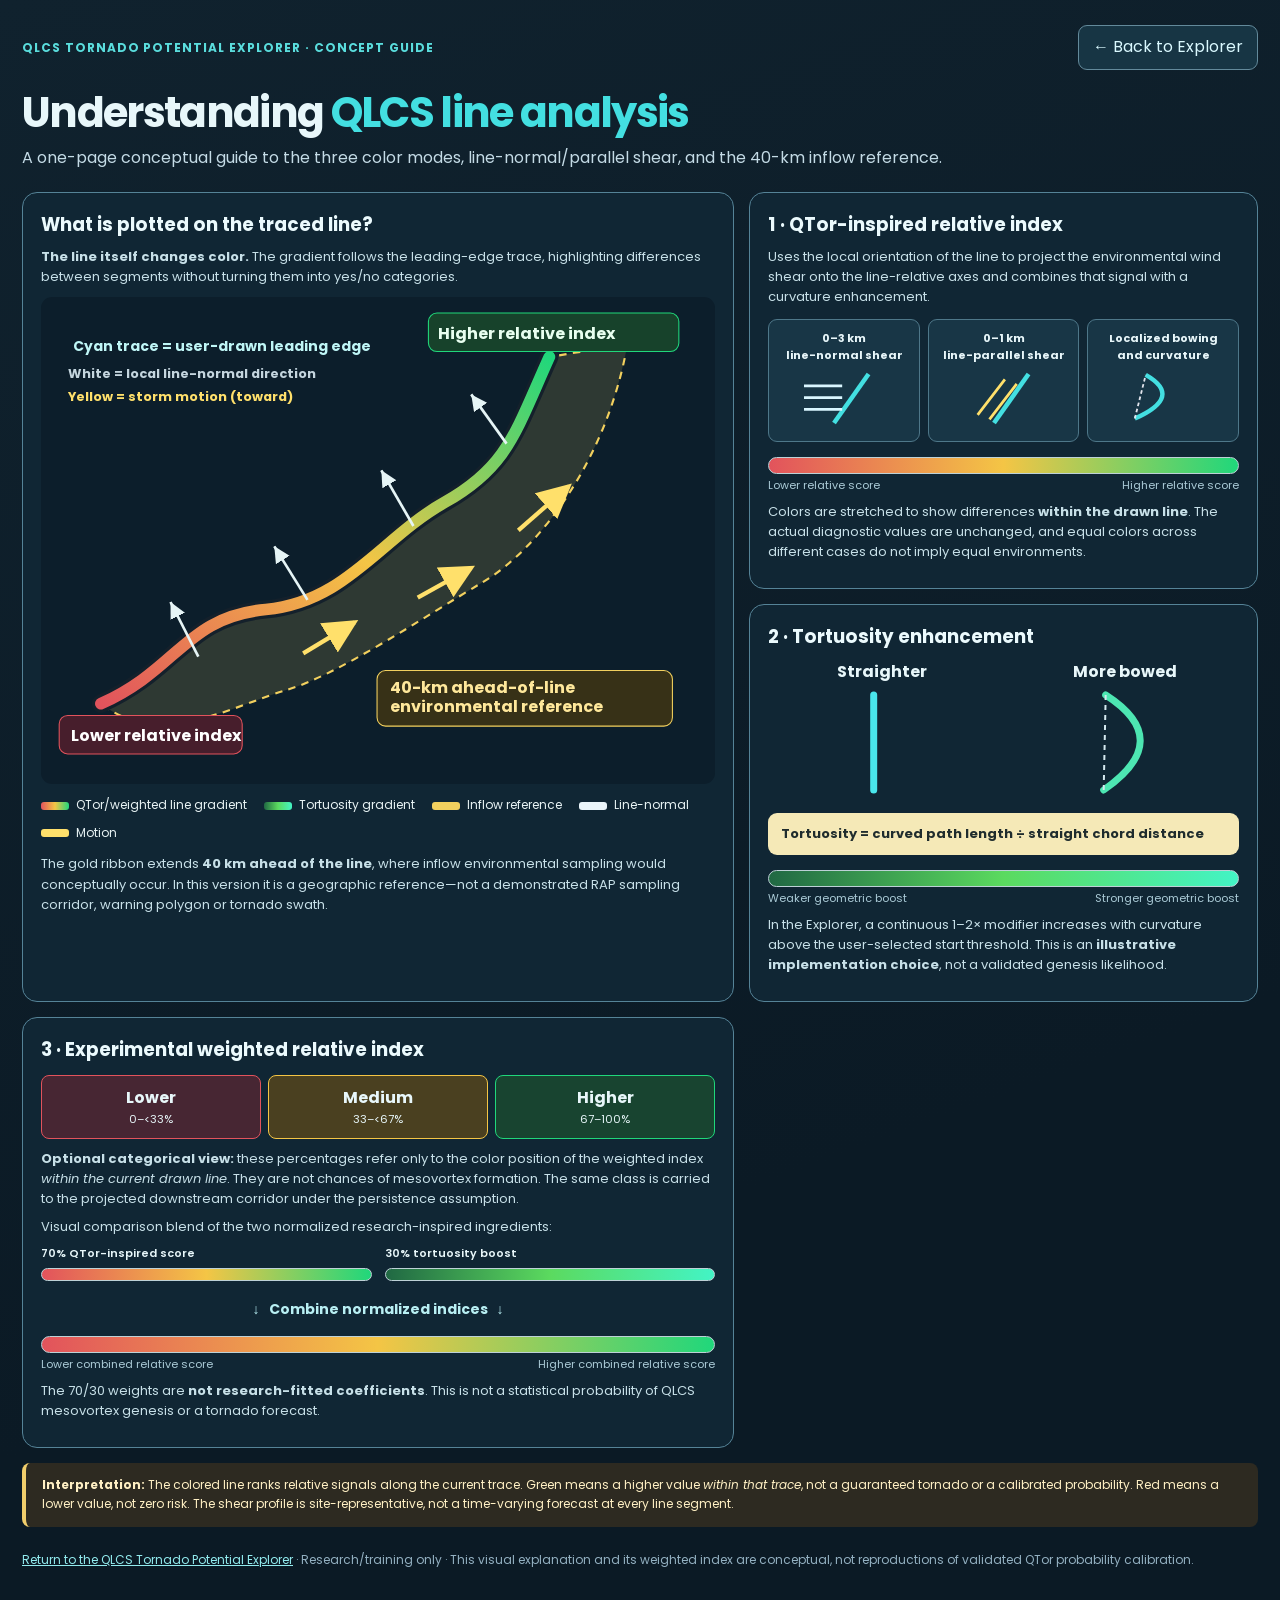
<file: help.html>
<!doctype html>
<html lang="en">
<head>
<meta charset="utf-8"><meta name="viewport" content="width=device-width,initial-scale=1">
<title>QLCS Concept Guide — QTor, Tortuosity & Relative Index</title>
<link rel="preconnect" href="https://fonts.googleapis.com">
<link rel="preconnect" href="https://fonts.gstatic.com" crossorigin>
<link href="https://fonts.googleapis.com/css2?family=Poppins:wght@400;500;600;700;800&display=swap" rel="stylesheet">
<style>
:root{color-scheme:dark;font-family:Poppins,Arial,sans-serif;background:#0a1924;color:#e8f7fa}
*{box-sizing:border-box}body{margin:0;background:linear-gradient(160deg,#10222e,#0b1a25 70%);line-height:1.55}
main{width:min(1300px,100%);margin:auto;padding:25px 22px 55px}
header{display:flex;gap:16px;align-items:center;justify-content:space-between;flex-wrap:wrap}
a{color:#92ebee}.back{display:inline-block;border:1px solid #638a9b;border-radius:9px;padding:9px 14px;color:#daf9ff;text-decoration:none;background:#173544}
h1{font-size:clamp(1.6rem,3.8vw,2.6rem);letter-spacing:-.04em;line-height:1.2;margin:18px 0 8px}
h1 span{color:#43dfe1}.sub{color:#c4dbe6;margin:0 0 21px}
.layout{display:grid;grid-template-columns:minmax(0,1.4fr) minmax(0,1fr);gap:15px}
.panel{border:1px solid #558397;border-radius:15px;background:#102634;padding:18px;min-width:0}
.panel h2{font-size:1.15rem;margin:0 0 8px;color:#ebfafd}.panel h3{font-size:1rem;color:#8decf3;margin:0 0 8px}
.panel p{font-size:13px;margin:8px 0;color:#c7e0e8}
.mainpanel{grid-row:span 2}.diagram{width:100%;height:auto;display:block;margin-top:10px;background:#0c1e2b;border-radius:11px}
.legend{display:flex;flex-wrap:wrap;gap:9px 17px;margin:12px 0;font-size:12px;color:#e8f3f4}
.legend span{display:inline-flex;gap:7px;align-items:center}.swatch{display:inline-block;width:28px;height:8px;border-radius:3px}
.qtbar{background:linear-gradient(90deg,#e2535c,#f4c545,#20d77b)}
.tortbar{background:linear-gradient(90deg,#206843,#5bda5f,#43f4c5)}
.goldbar{background:#f2d05e}.whitebar{background:#eaf5fa}.yellowbar{background:#ffe06b}
.bar{height:17px;border-radius:12px;margin:15px 0 3px;border:1px solid #bdd1d6}
.scale{display:flex;justify-content:space-between;color:#aacaD6;font-size:11px}
.formula{background:#f5e9b7;color:#1f2c2d;padding:11px 13px;border-radius:9px;font-weight:700;font-size:13px;margin:13px 0}
.triplet{display:grid;grid-template-columns:repeat(3,1fr);gap:8px;text-align:center;margin:12px 0}
.part{background:#183646;border:1px solid #4e7789;border-radius:9px;padding:10px 6px;font-size:11px;line-height:1.5}
.part b{display:block;margin-bottom:8px}
.part svg{width:100%;max-width:100px;height:55px}
.tortuosity-demo{display:grid;grid-template-columns:1fr 1fr;gap:16px;text-align:center}
.tortuosity-demo svg{display:block;width:100%;height:115px;margin:0 auto}
.notice{border-left:4px solid #f1ce6c;background:#2d2a21;padding:13px 16px;border-radius:8px;color:#fff0c4;font-size:12px;margin-top:15px}
.weighting{display:grid;grid-template-columns:1fr 1fr;gap:13px;align-items:center;font-size:11px;font-weight:600}
.weighting .bar{height:13px;margin:6px 0}
.combo{font-size:14px;text-align:center;font-weight:700;color:#b8eff3;margin:12px 0 0}
.steps{margin:5px 0;padding-left:19px;color:#d2e8f0;font-size:12px}
.steps li{margin:7px 0}
footer{font-size:12px;color:#93b0c1;margin-top:24px}
@media(max-width:850px){.layout{grid-template-columns:1fr}.mainpanel{grid-row:auto}.panel{padding:14px}}
@media print{body{background:#fff;color:#111}main{padding:8px}.panel{border-color:#555;background:#fff}.panel p,.sub,.scale,.steps{color:#333}.diagram{background:#142835}h1 span{color:#178487}.back{display:none}}
</style></head>
<body><main>
<header><div><strong style="color:#5adddd;font-size:12px;letter-spacing:.08em">QLCS TORNADO POTENTIAL EXPLORER · CONCEPT GUIDE</strong></div><a class="back" href="./index.html">← Back to Explorer</a></header>
<h1>Understanding <span>QLCS line analysis</span></h1>
<p class="sub">A one-page conceptual guide to the three color modes, line-normal/parallel shear, and the 40-km inflow reference.</p>
<div class="layout">
<section class="panel mainpanel">
<h2>What is plotted on the traced line?</h2>
<p><strong>The line itself changes color.</strong> The gradient follows the leading-edge trace, highlighting differences between segments without turning them into yes/no categories.</p>
<svg class="diagram" viewBox="0 0 630 455" role="img" aria-label="Curved QLCS line colored from red through yellow to green, with a gold region extending ahead of the line, white line-normal arrows and yellow storm-motion arrows">
<defs>
  <linearGradient id="qt" x1="0%" x2="100%" y1="100%" y2="0%"><stop offset="0" stop-color="#e2535c"/><stop offset=".5" stop-color="#f4c545"/><stop offset="1" stop-color="#20d77b"/></linearGradient>
  <marker id="arrwhite" markerWidth="8" markerHeight="8" refX="6" refY="3" orient="auto"><path d="M0 0 L6 3 L0 6Z" fill="#e6f5f6"/></marker>
  <marker id="arryellow" markerWidth="9" markerHeight="9" refX="7" refY="4" orient="auto"><path d="M0 0 L8 4 L0 8Z" fill="#ffe06b"/></marker>
</defs>
<path d="M56 380 C128 348 135 299 210 292 S318 225 377 192 S443 127 475 56 L548 44 C528 156 463 237 412 267 S278 353 230 367 S111 423 56 380Z" fill="#f2d05e" fill-opacity=".15" stroke="#f2d05e" stroke-width="2" stroke-dasharray="7 6"/>
<path d="M56 380 C128 348 135 299 210 292 S318 225 377 192 S443 127 475 56" fill="none" stroke="#14202b" stroke-width="17" stroke-linecap="round"/>
<path d="M56 380 C128 348 135 299 210 292 S318 225 377 192 S443 127 475 56" fill="none" stroke="url(#qt)" stroke-width="11" stroke-linecap="round"/>
<g stroke="#e6f5f6" stroke-width="2.5" fill="none" marker-end="url(#arrwhite)">
<path d="M147 336 L121 285"/><path d="M249 283 L218 233"/><path d="M348 214 L318 162"/><path d="M435 137 L402 91"/>
</g>
<g stroke="#ffe06b" stroke-width="4" fill="none" marker-end="url(#arryellow)"><path d="M245 333 L293 304"/><path d="M352 281 L402 253"/><path d="M446 218 L493 177"/></g>
<g font-family="Poppins,Arial" font-size="15" font-weight="700">
<rect x="17" y="391" width="171" height="36" rx="8" fill="#471e2c" stroke="#e2535c"/><text x="28" y="415" fill="#fff">Lower relative index</text>
<rect x="362" y="15" width="234" height="36" rx="8" fill="#17422b" stroke="#20d77b"/><text x="371" y="39" fill="#e8fff0">Higher relative index</text>
<rect x="314" y="349" width="276" height="52" rx="8" fill="#373117" stroke="#f2d05e"/><text x="326" y="370" fill="#ffe89b">40-km ahead-of-line</text><text x="326" y="388" fill="#ffe89b">environmental reference</text>
<text x="30" y="50" fill="#bff6f6" font-size="13">Cyan trace = user-drawn leading edge</text>
<text x="25" y="76" fill="#c4d5de" font-size="12">White = local line-normal direction</text>
<text x="25" y="97" fill="#ffe06b" font-size="12">Yellow = storm motion (toward)</text>
</g></svg>
<div class="legend">
<span><i class="swatch qtbar"></i> QTor/weighted line gradient</span>
<span><i class="swatch tortbar"></i> Tortuosity gradient</span>
<span><i class="swatch goldbar"></i> Inflow reference</span>
<span><i class="swatch whitebar"></i> Line-normal</span>
<span><i class="swatch yellowbar"></i> Motion</span>
</div>
<p>The gold ribbon extends <strong>40 km ahead of the line</strong>, where inflow environmental sampling would conceptually occur. In this version it is a geographic reference—not a demonstrated RAP sampling corridor, warning polygon or tornado swath.</p>
</section>
<section class="panel">
<h2>1 · QTor-inspired relative index</h2>
<p>Uses the local orientation of the line to project the environmental wind shear onto the line-relative axes and combines that signal with a curvature enhancement.</p>
<div class="triplet">
<div class="part"><b>0–3 km<br>line-normal shear</b><svg viewBox="0 0 110 60"><path d="M82 3L44 57" stroke="#43dfe1" stroke-width="5"/><g stroke="#d9f6ff" stroke-width="3"><path d="M11 16H53 M11 29H53 M11 42H53"/></g></svg></div>
<div class="part"><b>0–1 km<br>line-parallel shear</b><svg viewBox="0 0 110 60"><path d="M82 3L44 57" stroke="#43dfe1" stroke-width="5"/><g stroke="#ffe06b" stroke-width="3"><path d="M26 48L56 9 M39 53L69 14"/></g></svg></div>
<div class="part"><b>Localized bowing<br>and curvature</b><svg viewBox="0 0 110 60"><path d="M24 52Q78 28 36 4" fill="none" stroke="#43dfe1" stroke-width="5"/><path d="M24 52L36 4" fill="none" stroke="#e2e5ed" stroke-width="2" stroke-dasharray="4 3"/></svg></div>
</div>
<div class="bar qtbar"></div><div class="scale"><span>Lower relative score</span><span>Higher relative score</span></div>
<p>Colors are stretched to show differences <strong>within the drawn line</strong>. The actual diagnostic values are unchanged, and equal colors across different cases do not imply equal environments.</p>
</section>
<section class="panel">
<h2>2 · Tortuosity enhancement</h2>
<div class="tortuosity-demo">
<div><b>Straighter</b><svg viewBox="0 0 140 115"><path d="M62 105L62 10" stroke="#49e6ec" stroke-width="7" stroke-linecap="round"/></svg></div>
<div><b>More bowed</b><svg viewBox="0 0 140 115"><path d="M48 105Q120 55 50 10" stroke="#4de6b2" stroke-width="7" fill="none" stroke-linecap="round"/><path d="M48 105L50 10" stroke="#d5e9ef" stroke-width="2" stroke-dasharray="5 5"/></svg></div>
</div>
<div class="formula">Tortuosity = curved path length ÷ straight chord distance</div>
<div class="bar tortbar"></div><div class="scale"><span>Weaker geometric boost</span><span>Stronger geometric boost</span></div>
<p>In the Explorer, a continuous 1–2× modifier increases with curvature above the user-selected start threshold. This is an <strong>illustrative implementation choice</strong>, not a validated genesis likelihood.</p>
</section>
<section class="panel">
<h2>3 · Experimental weighted relative index</h2>
<div style="display:grid;grid-template-columns:repeat(3,1fr);gap:7px;margin:10px 0">
<div style="border:1px solid #e2535c;background:#472633;border-radius:8px;padding:10px 4px;text-align:center"><strong>Lower</strong><div style="font-size:11px">0–&lt;33%</div></div>
<div style="border:1px solid #f4c545;background:#4a4020;border-radius:8px;padding:10px 4px;text-align:center"><strong>Medium</strong><div style="font-size:11px">33–&lt;67%</div></div>
<div style="border:1px solid #20d77b;background:#184430;border-radius:8px;padding:10px 4px;text-align:center"><strong>Higher</strong><div style="font-size:11px">67–100%</div></div>
</div>
<p><strong>Optional categorical view:</strong> these percentages refer only to the color position of the weighted index <em>within the current drawn line</em>. They are not chances of mesovortex formation. The same class is carried to the projected downstream corridor under the persistence assumption.</p>
<p>Visual comparison blend of the two normalized research-inspired ingredients:</p>
<div class="weighting">
<div>70% QTor-inspired score<div class="bar qtbar"></div></div>
<div>30% tortuosity boost<div class="bar tortbar"></div></div>
</div>
<div class="combo">↓ &nbsp; Combine normalized indices &nbsp; ↓</div>
<div class="bar qtbar"></div><div class="scale"><span>Lower combined relative score</span><span>Higher combined relative score</span></div>
<p>The 70/30 weights are <strong>not research-fitted coefficients</strong>. This is not a statistical probability of QLCS mesovortex genesis or a tornado forecast.</p>
</section>
</div>
<div class="notice"><strong>Interpretation:</strong> The colored line ranks relative signals along the current trace. Green means a higher value <em>within that trace</em>, not a guaranteed tornado or a calibrated probability. Red means a lower value, not zero risk. The shear profile is site-representative, not a time-varying forecast at every line segment.</div>
<footer><a href="./index.html">Return to the QLCS Tornado Potential Explorer</a> · Research/training only · This visual explanation and its weighted index are conceptual, not reproductions of validated QTor probability calibration.</footer>
</main></body></html>
</file>
